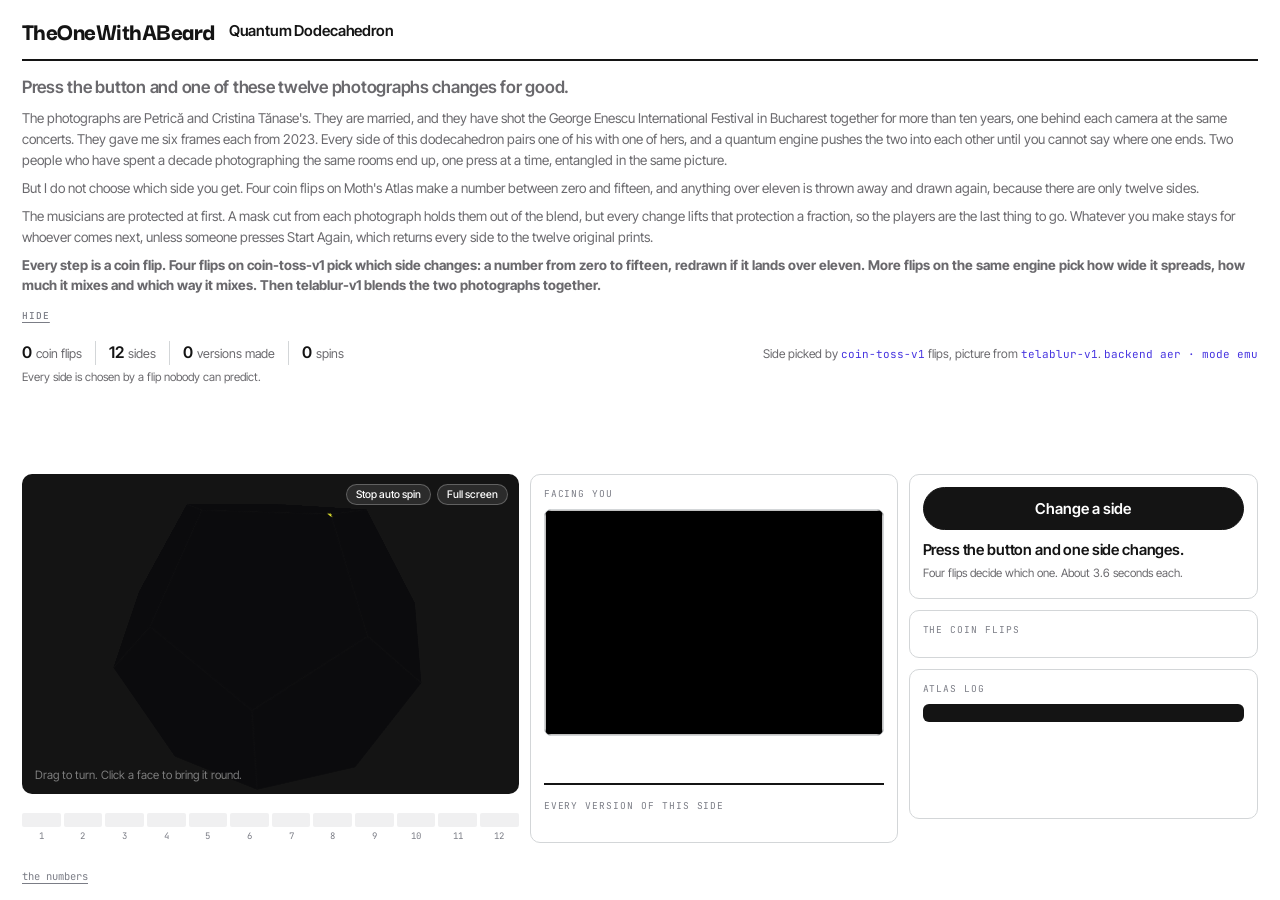
<file: templates/index.html>
<!doctype html>
<html lang="en-GB">
<head>
<meta charset="utf-8">
<meta name="viewport" content="width=device-width, initial-scale=1, viewport-fit=cover">
<title>Quantum Dodecahedron</title>

<link rel="preconnect" href="https://fonts.googleapis.com">
<link rel="preconnect" href="https://fonts.gstatic.com" crossorigin>
<link href="https://fonts.googleapis.com/css2?family=Inter+Tight:wght@400;500;600;700&family=JetBrains+Mono:wght@400;500&display=swap" rel="stylesheet">
<link rel="stylesheet" href="/static/css/style.css">
</head>
<body>

<div class="app">

  <!-- 1 topbar -->
  <header id="topbar">
    <span class="byline">TheOneWithABeard</span>
    <h1>Quantum Dodecahedron</h1>
  </header>

  <!-- 2b intro -->
  <section id="intro" open>
    <p class="lede">Press the button and one of these twelve photographs changes for good.</p>

    <p>The photographs are Petrică and Cristina Tănase's. They are married, and they
    have shot the George Enescu International Festival in Bucharest together for more
    than ten years, one behind each camera at the same concerts. They gave me six
    frames each from 2023. Every side of this dodecahedron pairs one of his with one of hers,
    and a quantum engine pushes the two into each other until you cannot say where one
    ends. Two people who have spent a decade photographing the same rooms end up,
    one press at a time, entangled in the same picture.</p>

    <p>But I do not choose which side you get. Four coin flips on Moth's Atlas make a
    number between zero and fifteen, and anything over eleven is thrown away and drawn
    again, because there are only twelve sides.</p>

    <p>The musicians are protected at first. A mask cut from each photograph holds them
    out of the blend, but every change lifts that protection a fraction, so the players
    are the last thing to go. Whatever you make stays for whoever comes next,
    unless someone presses Start Again, which returns every side to the
    twelve original prints.</p>

    <p><strong>Every step is a coin flip. Four flips on <span class="m">coin-toss-v1</span>
    pick which side changes: a number from zero to fifteen, redrawn if it lands over
    eleven. More flips on the same engine pick how wide it spreads, how much it mixes
    and which way it mixes. Then <span class="m">telablur-v1</span> blends the two
    photographs together.</strong></p>

    <button id="introToggle" aria-expanded="true" aria-controls="intro">Hide</button>
  </section>

  <!-- 2 counters and engine line -->
  <div id="meta">
    <div>
      <div id="counters">
        <span><b id="c-flips">0</b>coin flips</span>
        <span><b>12</b>sides</span>
        <span><b id="c-versions">0</b>versions made</span>
        <span><b id="c-spins">0</b>spins</span>
      </div>
      <div id="claim">Every side is chosen by a flip nobody can predict.</div>
    </div>
    <div id="engine-line">
      Side picked by <span class="m">coin-toss-v1</span> flips, picture from
      <span class="m">telablur-v1</span>. <span class="m">backend aer &middot; mode emu</span>
    </div>
  </div>

  <!-- 3 the three columns -->
  <div class="main">

    <!-- left: the solid -->
    <div class="col">
      <div id="stage">
        <div id="stageInner"><div id="stageScale"></div></div>
        <div class="hud">
          <button id="autoSpinBtn">Stop auto spin</button>
          <button id="fullscreenBtn">Full screen</button>
        </div>
        <div class="tip">Drag to turn. Click a face to bring it round.</div>
      </div>
      <div id="floorstrip"></div>
    </div>

    <!-- middle: facing you -->
    <div class="col">
      <div class="card" id="facingCard">
        <span class="kicker">Facing you</span>
        <img id="faceimg" alt="">
        <p class="credit" id="facecredit"></p>
        <button id="maskToggle" class="ghost" hidden>Show mask</button>

        <div class="facehead">
          <h2 id="facename">&nbsp;</h2>
          <span id="faceversion"></span>
        </div>
        <p class="facesub" id="facesub"></p>

        <div class="rows" id="facerows"></div>

        <div id="versions">
          <span class="kicker">Every version of this side</span>
          <div id="vlist" style="margin-top:5px"></div>
        </div>
      </div>
    </div>

    <!-- right: the wait, in the order it happens -->
    <div class="col colC">
      <div class="card">
        <button class="primary" id="spinBtn">Change a side</button>
        <div id="status">
          <div id="stage-line">Press the button and one side changes.</div>
          <div id="poll-line">Four flips decide which one. About 3.6 seconds each.</div>
          <div id="clock-line"></div>
        </div>
      </div>

      <div class="card">
        <span class="kicker">The coin flips</span>
        <div id="ladder-rows" class="scrollbox"></div>
      </div>

      <div class="card logcard">
        <span class="kicker">Atlas log</span>
        <div id="log"></div>
      </div>
    </div>

  </div>

  <footer id="mainfooter"><a id="dataLink" href="/data">the numbers</a></footer>
</div>

<script src="/static/js/dodeca.js"></script>
<script src="/static/js/app.js"></script>
</body>
</html>
</file>
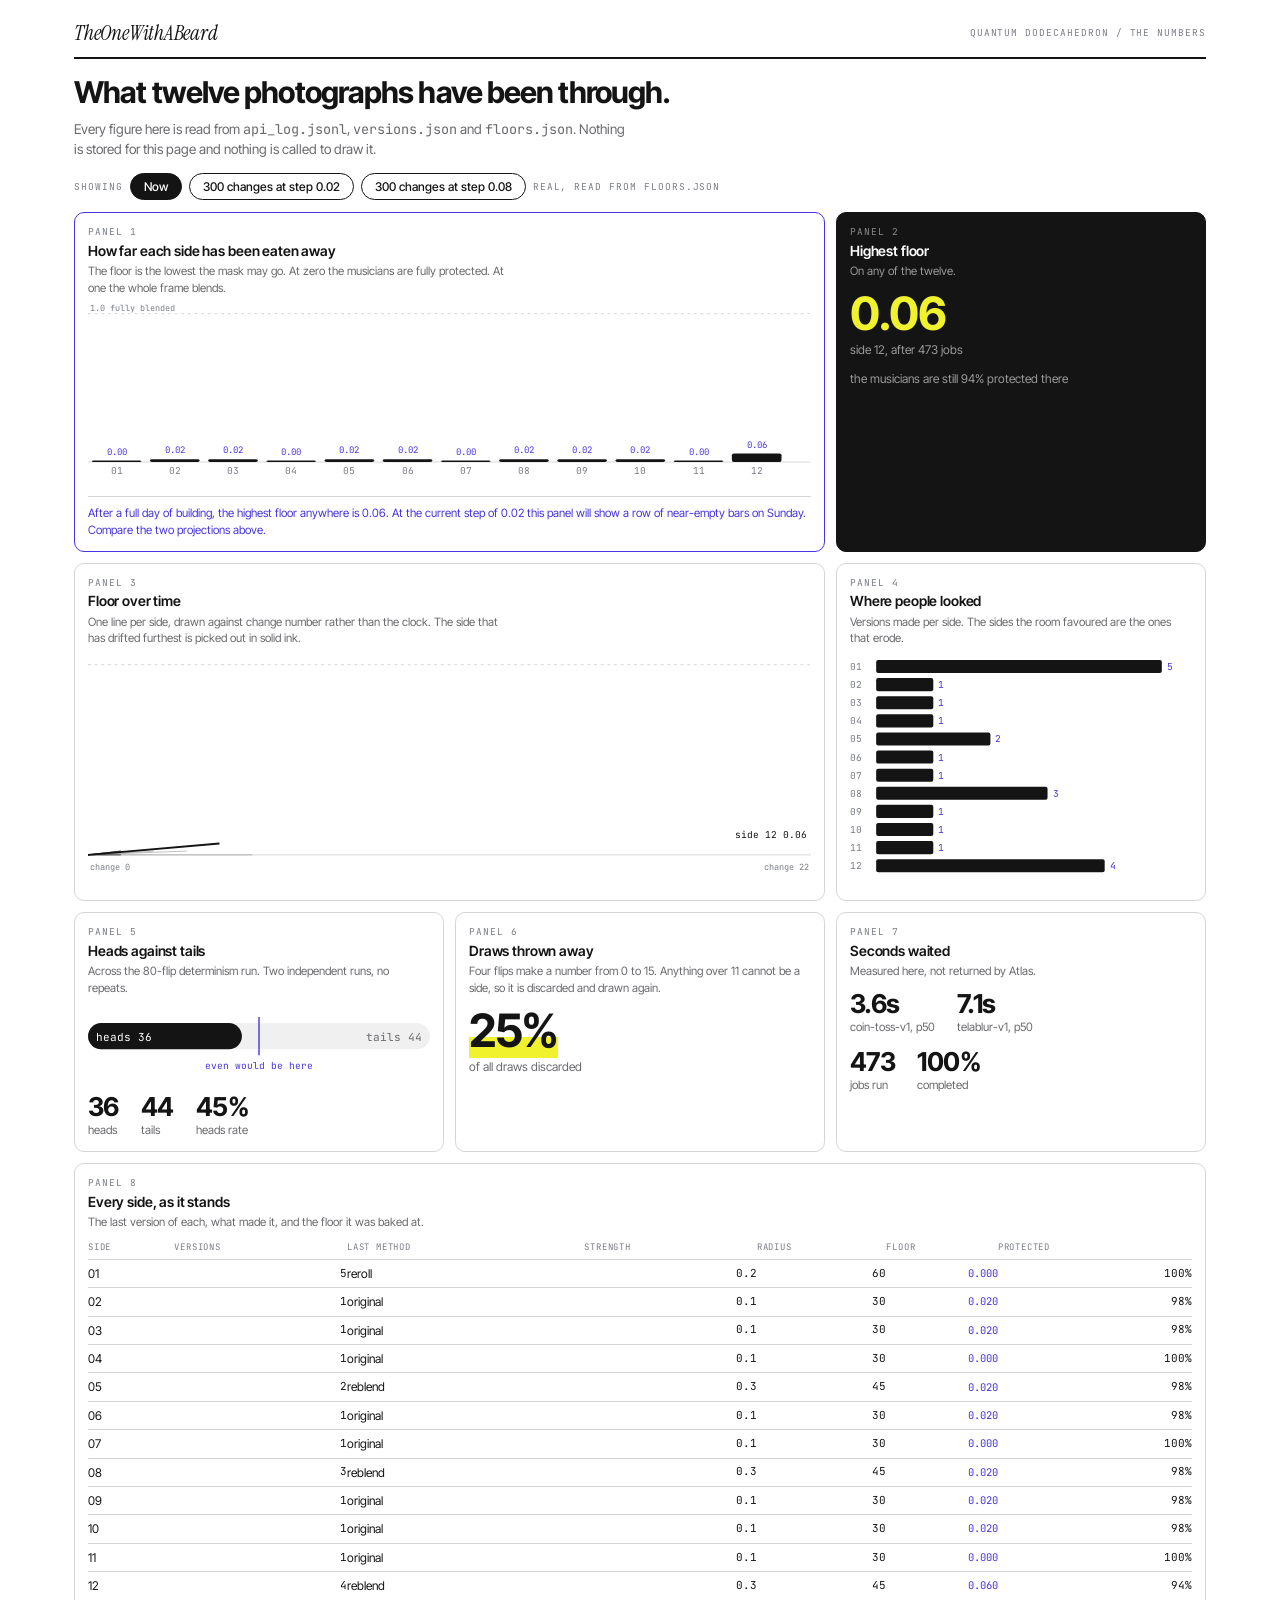
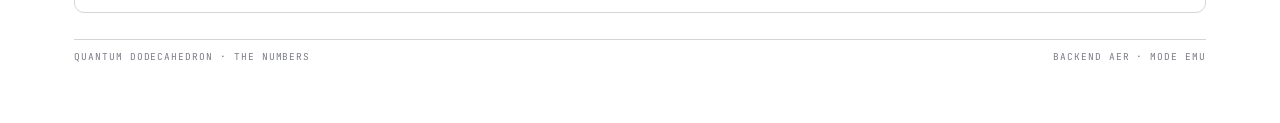
<file: docs/dashboard-reference.html>
<!DOCTYPE html>
<html lang="en-GB" data-theme="light">
<head>
<meta charset="utf-8">
<meta name="viewport" content="width=device-width, initial-scale=1, viewport-fit=cover">
<title>The numbers, Quantum Dodecahedron</title>
<link rel="preconnect" href="https://fonts.googleapis.com">
<link rel="preconnect" href="https://fonts.gstatic.com" crossorigin>
<link href="https://fonts.googleapis.com/css2?family=Inter+Tight:wght@400;500;600;700&family=JetBrains+Mono:wght@400;500&family=Instrument+Serif:ital@0;1&display=swap" rel="stylesheet">
<style>
:root{
  --paper:#fff;--ink:#141414;--signal:#f0f22e;--circuit:#4634e0;
  --slate:#6a696d;--steel:#7b7d86;--mist:#d3d6d8;--track:#f0f0f1;
  color-scheme:light;box-sizing:border-box;
  padding-top:env(safe-area-inset-top,0px);padding-bottom:env(safe-area-inset-bottom,0px);
}
:root:not([data-theme="light"]){color-scheme:light}
*,*::before,*::after{box-sizing:inherit}
body{margin:0;background:var(--paper);color:var(--ink);
  font-family:"Inter Tight",system-ui,-apple-system,Arial,sans-serif;
  font-size:15px;line-height:1.45;-webkit-font-smoothing:antialiased}
code,.mono{font-family:"JetBrains Mono",ui-monospace,Menlo,Consolas,monospace}
.kicker{font-family:"JetBrains Mono",monospace;font-size:9.5px;text-transform:uppercase;
  letter-spacing:.1em;color:var(--steel)}
.wrap{max-width:1180px;margin:0 auto;padding:18px clamp(12px,2.4vw,24px) 60px}

.top{display:flex;justify-content:space-between;align-items:center;gap:14px;flex-wrap:wrap;
  border-bottom:2px solid var(--ink);padding-bottom:9px}
.byline{font-family:"Instrument Serif",Georgia,serif;font-style:italic;font-size:21px;letter-spacing:-.01em}
h1{margin:12px 0 5px;font-size:clamp(21px,2.8vw,30px);font-weight:700;letter-spacing:-.03em}
.lede{margin:0 0 4px;max-width:70ch;font-size:13.5px;color:var(--slate)}

.modes{display:flex;gap:7px;flex-wrap:wrap;margin:14px 0 4px;align-items:center}
.modes button{font-family:"Inter Tight";font-size:12px;font-weight:500;background:var(--paper);
  color:var(--ink);border:1px solid var(--ink);border-radius:99px;padding:5px 13px;cursor:pointer}
.modes button[aria-pressed="true"]{background:var(--ink);color:#fff}
.modes button:focus-visible{outline:2px solid var(--circuit);outline-offset:2px}

.grid{display:grid;grid-template-columns:repeat(12,1fr);gap:11px;margin-top:12px}
.p{border:1px solid var(--mist);border-radius:10px;padding:12px 13px;min-width:0}
.p > .kicker{display:block;margin-bottom:2px}
.p h2{margin:0 0 2px;font-size:14px;font-weight:600;letter-spacing:-.01em}
.p .cap{margin:0 0 10px;font-size:11.5px;color:var(--slate);max-width:60ch}
.w12{grid-column:span 12}.w8{grid-column:span 8}.w6{grid-column:span 6}.w4{grid-column:span 4}
@media(max-width:900px){.w8,.w6,.w4{grid-column:span 12}}

svg{display:block;width:100%;height:auto;overflow:visible}
.big{font-size:clamp(30px,4.4vw,46px);font-weight:700;letter-spacing:-.03em;line-height:1}
.big.sig{background:linear-gradient(transparent 62%,var(--signal) 62%);display:inline}
.unit{font-size:12px;color:var(--slate);margin-top:5px}
.pair{display:flex;gap:22px;flex-wrap:wrap}
.pair div b{display:block;font-size:26px;font-weight:700;letter-spacing:-.02em;line-height:1.05}
.pair div span{display:block;font-size:11.5px;color:var(--slate);margin-top:2px}
.dark{background:var(--ink);border-color:var(--ink);color:#c9c9c9}
.dark h2{color:#fff}.dark .cap{color:#9a9a9a}
.dark .big{color:var(--signal)}.dark .unit{color:#9a9a9a}
.warn{border-color:var(--circuit)}
.warn .note{margin:9px 0 0;font-size:11.5px;color:var(--circuit);border-top:1px solid var(--mist);padding-top:8px}
table{width:100%;border-collapse:collapse;font-size:12px}
th{text-align:left;font-family:"JetBrains Mono",monospace;font-size:9px;text-transform:uppercase;
  letter-spacing:.09em;color:var(--steel);font-weight:400;padding:0 0 5px}
td{padding:5px 0;border-top:1px solid var(--mist)}
td.n{text-align:right;font-family:"JetBrains Mono",monospace;font-size:11px}
td.c{color:var(--circuit);font-family:"JetBrains Mono",monospace;font-size:10.5px}
footer{margin-top:26px;border-top:1px solid var(--mist);padding-top:10px;display:flex;
  justify-content:space-between;gap:12px;flex-wrap:wrap}
@media (prefers-reduced-motion:reduce){*{transition:none!important}}
</style>
</head>
<body>
<div class="wrap">

  <div class="top">
    <span class="byline">TheOneWithABeard</span>
    <span class="kicker">Quantum Dodecahedron / the numbers</span>
  </div>

  <h1>What twelve photographs have been through.</h1>
  <p class="lede">Every figure here is read from <code>api_log.jsonl</code>, <code>versions.json</code> and <code>floors.json</code>. Nothing is stored for this page and nothing is called to draw it.</p>

  <div class="modes">
    <span class="kicker">Showing</span>
    <button data-m="now" aria-pressed="true">Now</button>
    <button data-m="s02" aria-pressed="false">300 changes at step 0.02</button>
    <button data-m="s08" aria-pressed="false">300 changes at step 0.08</button>
    <span class="kicker" id="modenote"></span>
  </div>

  <div class="grid">

    <!-- 1 -->
    <div class="p w8" id="p1">
      <span class="kicker">Panel 1</span>
      <h2>How far each side has been eaten away</h2>
      <p class="cap">The floor is the lowest the mask may go. At zero the musicians are fully protected. At one the whole frame blends.</p>
      <svg id="floorNow" viewBox="0 0 760 190"></svg>
    </div>

    <!-- 2 -->
    <div class="p w4 dark">
      <span class="kicker" style="color:#8b8b8b">Panel 2</span>
      <h2>Highest floor</h2>
      <p class="cap">On any of the twelve.</p>
      <span class="big" id="maxFloor">0.06</span>
      <p class="unit" id="maxFloorSide">side 12, after 473 jobs</p>
      <p class="unit" id="maxFloorPct" style="margin-top:12px">the musicians are still 94% protected there</p>
    </div>

    <!-- 3 -->
    <div class="p w8">
      <span class="kicker">Panel 3</span>
      <h2>Floor over time</h2>
      <p class="cap">One line per side, drawn against change number rather than the clock. The side that has drifted furthest is picked out in solid ink.</p>
      <svg id="floorTime" viewBox="0 0 760 230"></svg>
    </div>

    <!-- 4 -->
    <div class="p w4">
      <span class="kicker">Panel 4</span>
      <h2>Where people looked</h2>
      <p class="cap">Versions made per side. The sides the room favoured are the ones that erode.</p>
      <svg id="versions" viewBox="0 0 340 230"></svg>
    </div>

    <!-- 5 -->
    <div class="p w4">
      <span class="kicker">Panel 5</span>
      <h2>Heads against tails</h2>
      <p class="cap">Across the 80-flip determinism run. Two independent runs, no repeats.</p>
      <svg id="heads" viewBox="0 0 340 74"></svg>
      <div class="pair" style="margin-top:12px">
        <div><b>36</b><span>heads</span></div>
        <div><b>44</b><span>tails</span></div>
        <div><b>45%</b><span>heads rate</span></div>
      </div>
    </div>

    <!-- 6 -->
    <div class="p w4">
      <span class="kicker">Panel 6</span>
      <h2>Draws thrown away</h2>
      <p class="cap">Four flips make a number from 0 to 15. Anything over 11 cannot be a side, so it is discarded and drawn again.</p>
      <span class="big sig" id="rejPct">25%</span>
      <p class="unit" id="rejCount">of all draws discarded</p>
    </div>

    <!-- 7 -->
    <div class="p w4">
      <span class="kicker">Panel 7</span>
      <h2>Seconds waited</h2>
      <p class="cap">Measured here, not returned by Atlas.</p>
      <div class="pair">
        <div><b>3.6s</b><span>coin-toss-v1, p50</span></div>
        <div><b>7.1s</b><span>telablur-v1, p50</span></div>
      </div>
      <div class="pair" style="margin-top:12px">
        <div><b>473</b><span>jobs run</span></div>
        <div><b>100%</b><span>completed</span></div>
      </div>
    </div>

    <!-- 8 -->
    <div class="p w12" id="p8">
      <span class="kicker">Panel 8</span>
      <h2>Every side, as it stands</h2>
      <p class="cap">The last version of each, what made it, and the floor it was baked at.</p>
      <table>
        <thead><tr><th>Side</th><th>Versions</th><th>Last method</th><th>Strength</th><th>Radius</th><th class="n">Floor</th><th class="n">Protected</th></tr></thead>
        <tbody id="tbody"></tbody>
      </table>
    </div>

  </div>

  <footer>
    <span class="kicker">Quantum Dodecahedron · the numbers</span>
    <span class="kicker">backend aer · mode emu</span>
  </footer>
</div>

<script>
(function(){
"use strict";
var NS="http://www.w3.org/2000/svg";
function el(n,a){var e=document.createElementNS(NS,n);for(var k in a)e.setAttribute(k,a[k]);return e;}

/* real state, 26 Sep */
var NOW=[0.0,0.02,0.02,0.0,0.02,0.02,0.0,0.02,0.02,0.02,0.0,0.06];
var VERS_NOW=[5,1,1,1,2,1,1,3,1,1,1,4];
var LAST_NOW=[
 ["reroll",0.2,60],["original",0.1,30],["original",0.1,30],["original",0.1,30],
 ["reblend",0.3,45],["original",0.1,30],["original",0.1,30],["reblend",0.3,45],
 ["original",0.1,30],["original",0.1,30],["original",0.1,30],["reblend",0.3,45]];

var seed=20260926;
function rnd(){seed=(seed*1664525+1013904223)>>>0;return seed/4294967296;}
function reflect(x){if(x<0)x=-x;if(x>1)x=2-x;return x;}

/* simulate N changes, uniform over 12 sides, reflecting walk per side */
function sim(n,step){
  seed=20260926;
  var f=NOW.slice(), v=VERS_NOW.slice();
  var hist=[]; for(var i=0;i<12;i++)hist.push([{x:0,y:f[i]}]);
  for(var k=1;k<=n;k++){
    var s=Math.floor(rnd()*12);
    f[s]=reflect(f[s]+(rnd()<0.5?-step:step));
    v[s]++;
    hist[s].push({x:k,y:f[s]});
  }
  return {floors:f,versions:v,hist:hist,n:n};
}
var DATA={
  now:{floors:NOW,versions:VERS_NOW,hist:null,n:0},
  s02:sim(300,0.02),
  s08:sim(300,0.08)
};
DATA.now.hist=(function(){
  var h=[];for(var i=0;i<12;i++){h.push([{x:0,y:0},{x:VERS_NOW[i],y:NOW[i]}]);}
  return h;})();
DATA.now.n=VERS_NOW.reduce(function(a,b){return a+b;},0);

var mode="now";

/* panel 1 */
function drawFloors(f){
  var s=document.getElementById("floorNow"); s.innerHTML="";
  var W=760,H=190,pad=26,bw=(W-pad)/12;
  s.appendChild(el("line",{x1:0,y1:H-26,x2:W,y2:H-26,stroke:"#d3d6d8"}));
  s.appendChild(el("line",{x1:0,y1:8,x2:W,y2:8,stroke:"#d3d6d8","stroke-dasharray":"3 4"}));
  var t=el("text",{x:2,y:5,"font-family":"JetBrains Mono","font-size":9,fill:"#7b7d86"});
  t.textContent="1.0 fully blended"; s.appendChild(t);
  f.forEach(function(v,i){
    var x=i*bw+4, h=Math.max(1.5,v*(H-40));
    s.appendChild(el("rect",{x:x,y:H-26-h,width:bw-9,height:h,fill:"#141414",rx:2}));
    var n=el("text",{x:x+(bw-9)/2,y:H-13,"text-anchor":"middle",
      "font-family":"JetBrains Mono","font-size":10,fill:"#7b7d86"});
    n.textContent=String(i+1).padStart(2,"0"); s.appendChild(n);
    var val=el("text",{x:x+(bw-9)/2,y:H-32-h,"text-anchor":"middle",
      "font-family":"JetBrains Mono","font-size":9.5,fill:"#4634e0"});
    val.textContent=v.toFixed(2); s.appendChild(val);
  });
}

/* panel 3 */
function drawTime(d){
  var s=document.getElementById("floorTime"); s.innerHTML="";
  var W=760,H=230,pad=22,maxX=Math.max(1,d.n);
  s.appendChild(el("line",{x1:0,y1:H-pad,x2:W,y2:H-pad,stroke:"#d3d6d8"}));
  s.appendChild(el("line",{x1:0,y1:8,x2:W,y2:8,stroke:"#d3d6d8","stroke-dasharray":"3 4"}));
  var hi=0,hiI=0;
  d.floors.forEach(function(v,i){if(v>hi){hi=v;hiI=i;}});
  d.hist.forEach(function(h,i){
    var pts=h.map(function(p){
      return (p.x/maxX*W).toFixed(1)+","+((H-pad)-p.y*(H-pad-10)).toFixed(1);}).join(" ");
    s.appendChild(el("polyline",{points:pts,fill:"none",
      stroke:i===hiI?"#141414":"rgba(20,20,20,.28)","stroke-width":i===hiI?2:1}));
  });
  var lab=el("text",{x:W-4,y:(H-pad)-hi*(H-pad-10)-6,"text-anchor":"end",
    "font-family":"JetBrains Mono","font-size":10,fill:"#141414"});
  lab.textContent="side "+String(hiI+1).padStart(2,"0")+"  "+hi.toFixed(2);
  s.appendChild(lab);
  var xl=el("text",{x:2,y:H-6,"font-family":"JetBrains Mono","font-size":9,fill:"#7b7d86"});
  xl.textContent="change 0"; s.appendChild(xl);
  var xr=el("text",{x:W-2,y:H-6,"text-anchor":"end","font-family":"JetBrains Mono","font-size":9,fill:"#7b7d86"});
  xr.textContent="change "+d.n; s.appendChild(xr);
}

/* panel 4 */
function drawVersions(v){
  var s=document.getElementById("versions"); s.innerHTML="";
  var W=340,H=230,rowH=(H-14)/12,max=Math.max.apply(null,v);
  v.forEach(function(n,i){
    var y=i*rowH+3, w=Math.max(2,n/max*(W-56));
    s.appendChild(el("rect",{x:26,y:y,width:w,height:rowH-5,fill:"#141414",rx:2}));
    var lab=el("text",{x:0,y:y+rowH-8,"font-family":"JetBrains Mono","font-size":9.5,fill:"#7b7d86"});
    lab.textContent=String(i+1).padStart(2,"0"); s.appendChild(lab);
    var val=el("text",{x:26+w+5,y:y+rowH-8,"font-family":"JetBrains Mono","font-size":9.5,fill:"#4634e0"});
    val.textContent=n; s.appendChild(val);
  });
}

/* panel 5 */
(function(){
  var s=document.getElementById("heads"),W=340,H=74;
  var hp=36/80;
  s.appendChild(el("rect",{x:0,y:16,width:W,height:26,fill:"#f0f0f1",rx:13}));
  s.appendChild(el("rect",{x:0,y:16,width:W*hp,height:26,fill:"#141414",rx:13}));
  var a=el("text",{x:8,y:34,"font-family":"JetBrains Mono","font-size":11,fill:"#fff"});
  a.textContent="heads 36"; s.appendChild(a);
  var b=el("text",{x:W-8,y:34,"text-anchor":"end","font-family":"JetBrains Mono","font-size":11,fill:"#6a696d"});
  b.textContent="tails 44"; s.appendChild(b);
  s.appendChild(el("line",{x1:W/2,y1:10,x2:W/2,y2:48,stroke:"#4634e0","stroke-width":1.4}));
  var c=el("text",{x:W/2,y:62,"text-anchor":"middle","font-family":"JetBrains Mono","font-size":9.5,fill:"#4634e0"});
  c.textContent="even would be here"; s.appendChild(c);
})();

/* panel 8 */
function drawTable(d){
  var tb=document.getElementById("tbody"); tb.innerHTML="";
  for(var i=0;i<12;i++){
    var tr=document.createElement("tr");
    var last=LAST_NOW[i];
    tr.innerHTML="<td>"+String(i+1).padStart(2,"0")+"</td>"+
      "<td class='n'>"+d.versions[i]+"</td>"+
      "<td>"+(d.versions[i]>VERS_NOW[i]?"reblend":last[0])+"</td>"+
      "<td class='n'>"+last[1].toFixed(1)+"</td>"+
      "<td class='n'>"+last[2]+"</td>"+
      "<td class='n c'>"+d.floors[i].toFixed(3)+"</td>"+
      "<td class='n'>"+Math.round((1-d.floors[i])*100)+"%</td>";
    tb.appendChild(tr);
  }
}

function paint(){
  var d=DATA[mode];
  drawFloors(d.floors); drawTime(d); drawVersions(d.versions); drawTable(d);
  var hi=0,hiI=0; d.floors.forEach(function(v,i){if(v>hi){hi=v;hiI=i;}});
  document.getElementById("maxFloor").textContent=hi.toFixed(2);
  document.getElementById("maxFloorSide").textContent =
    mode==="now" ? "side "+(hiI+1)+", after 473 jobs"
                 : "side "+(hiI+1)+", after "+d.n+" changes";
  document.getElementById("maxFloorPct").textContent =
    "the musicians are still "+Math.round((1-hi)*100)+"% protected there";

  var p1=document.getElementById("p1");
  var old=p1.querySelector(".note"); if(old) old.remove();
  p1.classList.toggle("warn", mode==="now");
  if(mode==="now"){
    var n=document.createElement("p"); n.className="note";
    n.textContent="After a full day of building, the highest floor anywhere is 0.06. "+
      "At the current step of 0.02 this panel will show a row of near-empty bars on Sunday. "+
      "Compare the two projections above.";
    p1.appendChild(n);
  }
  document.getElementById("modenote").textContent =
    mode==="now" ? "real, read from floors.json"
                 : "projected, reflecting walk, uniform over the twelve";
}

document.querySelectorAll("[data-m]").forEach(function(b){
  b.onclick=function(){
    mode=b.dataset.m;
    document.querySelectorAll("[data-m]").forEach(function(x){
      x.setAttribute("aria-pressed", x===b);});
    paint();
  };
});
paint();
})();
</script>
</body>
</html>
</file>
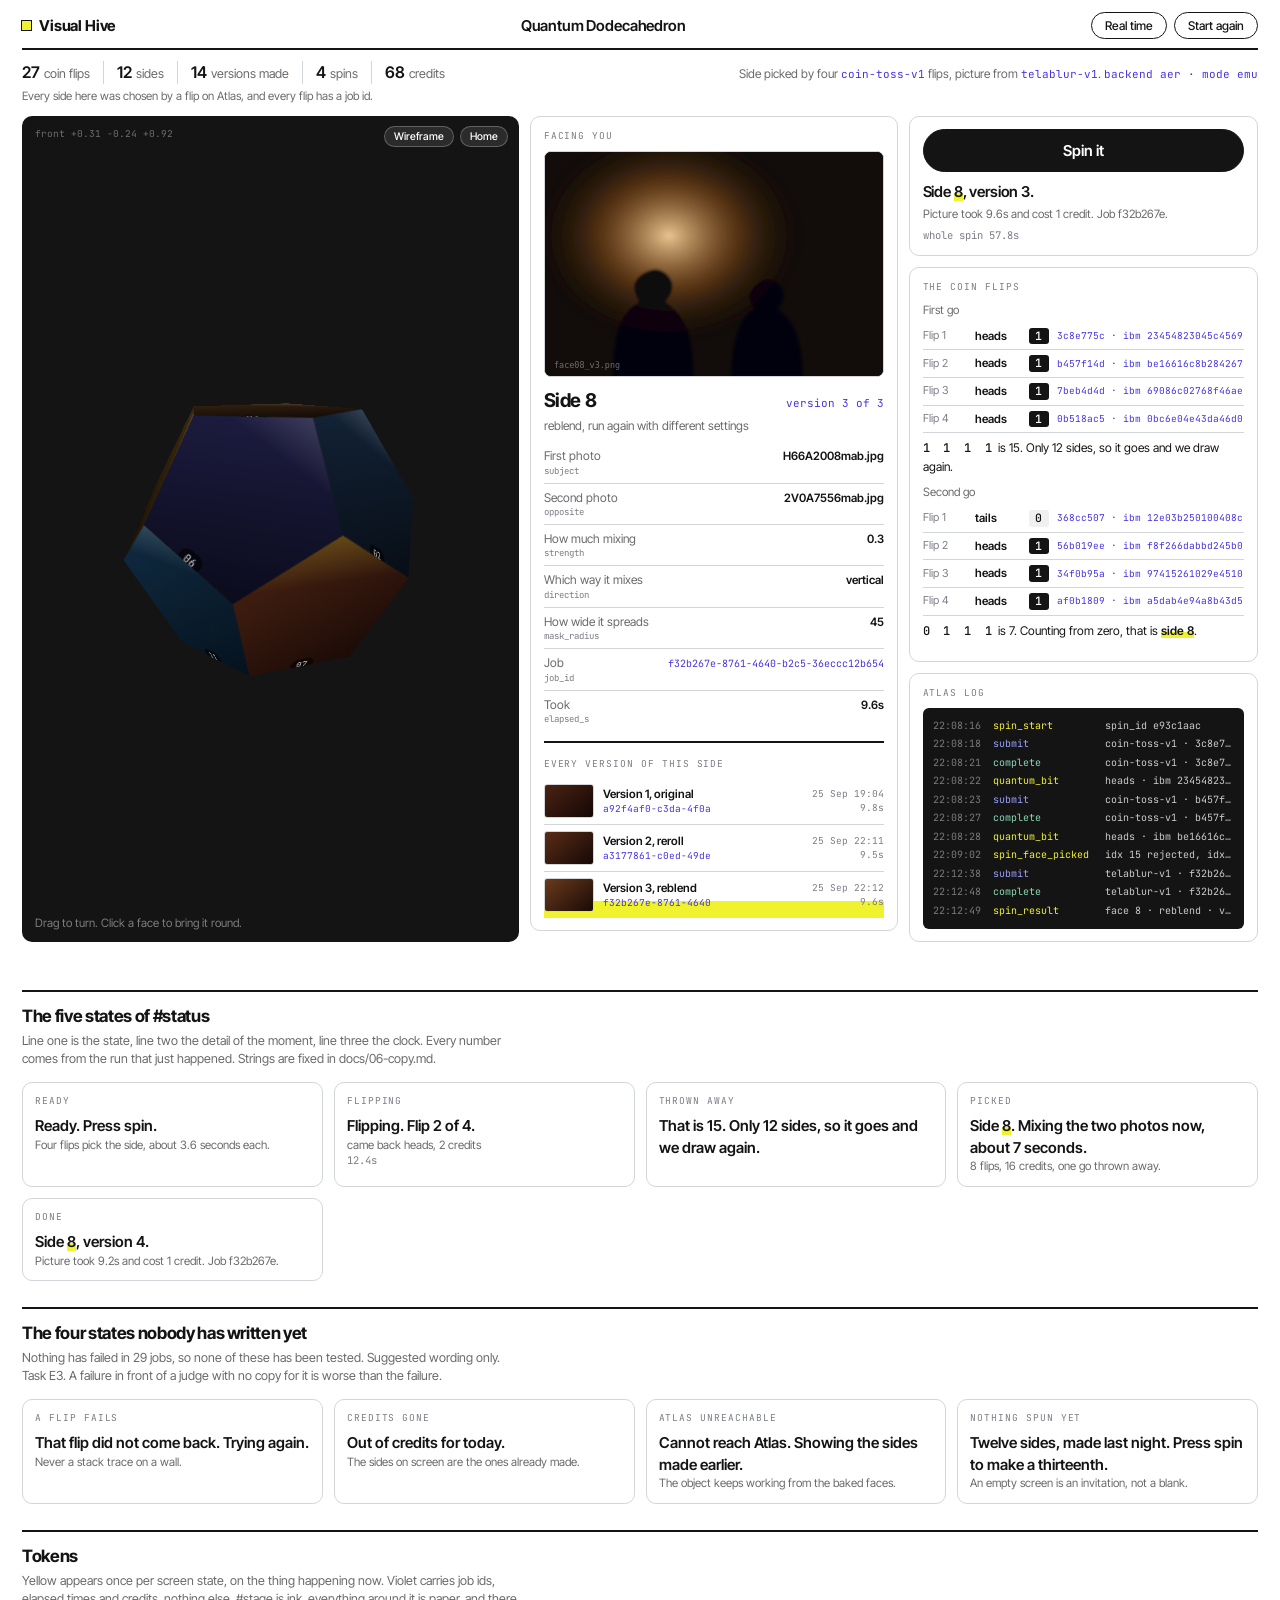
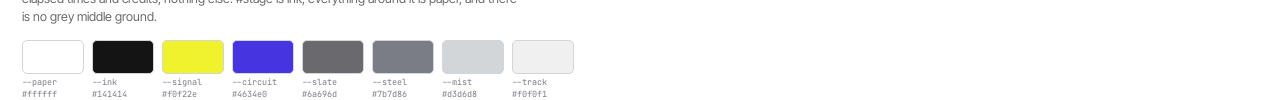
<file: reference/screen.html>
<!DOCTYPE html>
<html lang="en-GB">
<head>
<meta charset="utf-8">
<meta name="viewport" content="width=device-width, initial-scale=1, viewport-fit=cover">
<title>Reference screen, Quantum Dodecahedron</title>

<!--
  REFERENCE ONLY. No JavaScript, nothing moves, nothing calls Atlas.

  What it is for
    Open it next to the build and compare. Every id matches docs/05-screen-contract.md,
    every token matches docs/07-design.md, every string matches docs/06-copy.md.
    The solid is static but its markup nesting is exactly right, which is the part
    that broke the first build.

  What to lift
    Everything between STYLE START and STYLE END goes into static/css/style.css.
    The markup between MARKUP START and MARKUP END goes into templates/index.html.
    The reference appendix at the bottom does not ship.

  What to replace
    .pclip background gradients  ->  url('/out/16_dodecahedron_faces/faceNN.png')
    #faceimg src                 ->  the current version of the facing side
    every number                 ->  read from api_log.jsonl
-->

<link rel="preconnect" href="https://fonts.googleapis.com">
<link rel="preconnect" href="https://fonts.gstatic.com" crossorigin>
<link href="https://fonts.googleapis.com/css2?family=Inter+Tight:wght@400;500;600;700&family=JetBrains+Mono:wght@400;500&display=swap" rel="stylesheet">
<!-- print pipeline blocks Google Fonts, use fontsource there:
     @import url('https://cdn.jsdelivr.net/npm/@fontsource/inter-tight@5/600.css'); -->

<style>
/* ==================== STYLE START ==================== */

/* --- tokens, docs/07-design.md --------------------------------------- */
:root{
  --paper:#ffffff;   /* background, always white            */
  --ink:#141414;     /* text, the stage, rules              */
  --signal:#f0f22e;  /* the one live thing. never text on white */
  --circuit:#4634e0; /* job ids, elapsed, credits. nothing else */
  --slate:#6a696d;   /* secondary text, data labels         */
  --steel:#7b7d86;   /* kickers, API field names            */
  --mist:#d3d6d8;    /* hairlines, borders                  */
  --track:#f0f0f1;   /* bar tracks, inactive pills          */

  --S:180px;         /* face box                            */
  --R:117.81px;      /* inradius = 0.6545 x S               */
  color-scheme:light;
  box-sizing:border-box;
}
*,*::before,*::after{box-sizing:inherit}
html,body{height:100%}
body{margin:0;background:var(--paper);color:var(--ink);
  font-family:"Inter Tight",system-ui,-apple-system,Arial,sans-serif;
  font-size:15px;line-height:1.45;-webkit-font-smoothing:antialiased}

/* --- shared ---------------------------------------------------------- */
.mono,code{font-family:"JetBrains Mono",ui-monospace,Menlo,Consolas,monospace}
.kicker{font-family:"JetBrains Mono",monospace;font-size:9.5px;text-transform:uppercase;
  letter-spacing:.1em;color:var(--steel)}
.sq{width:9px;height:9px;background:var(--signal);outline:1px solid var(--ink);
  display:inline-block;flex:0 0 auto}
.card{border:1px solid var(--mist);border-radius:10px;padding:12px 13px;min-width:0}
.card > .kicker{display:block;margin-bottom:8px}
button{font-family:"Inter Tight";font-size:12px;font-weight:500;background:var(--paper);
  color:var(--ink);border:1px solid var(--ink);border-radius:99px;padding:5px 13px;cursor:pointer}
button.primary{background:var(--ink);color:#fff;font-size:15px;font-weight:600;
  padding:11px 26px;width:100%}
button:focus-visible{outline:2px solid var(--circuit);outline-offset:2px}

/* --- shell ----------------------------------------------------------- */
.app{min-height:100%;display:grid;grid-template-rows:auto auto 1fr;gap:11px;
  max-width:1500px;margin:0 auto;
  padding:calc(12px + env(safe-area-inset-top,0px)) clamp(12px,2vw,22px)
          calc(14px + env(safe-area-inset-bottom,0px))}

/* --- 1 topbar -------------------------------------------------------- */
#topbar{display:flex;align-items:center;justify-content:space-between;gap:14px;
  flex-wrap:wrap;border-bottom:2px solid var(--ink);padding-bottom:9px}
#topbar .brand{display:flex;align-items:center;gap:8px;font-weight:700;font-size:15px;
  letter-spacing:-.01em}
#topbar h1{margin:0;font-size:15px;font-weight:600;letter-spacing:-.01em}

/* --- 2 counters and engine line -------------------------------------- */
#meta{display:flex;justify-content:space-between;gap:16px;flex-wrap:wrap;align-items:baseline}
#counters{display:flex;flex-wrap:wrap}
#counters > span{padding-right:13px;margin-right:13px;border-right:1px solid var(--mist);
  font-size:12.5px;color:var(--slate)}
#counters > span:last-child{border-right:0;margin-right:0;padding-right:0}
#counters b{color:var(--ink);font-weight:600;font-size:16px;margin-right:4px}
#claim{font-size:11.5px;color:var(--slate);margin-top:4px}
#engine-line{font-size:12px;color:var(--slate)}
#engine-line .m{font-family:"JetBrains Mono",monospace;font-size:11px;color:var(--circuit)}

/* --- 3 columns ------------------------------------------------------- */
.main{display:grid;grid-template-columns:minmax(0,1.35fr) minmax(280px,1fr) minmax(280px,.95fr);
  gap:11px;min-height:0}
.col{display:flex;flex-direction:column;gap:11px;min-width:0;min-height:0}
@media(max-width:1180px){
  .main{grid-template-columns:minmax(0,1.2fr) minmax(260px,1fr)}
  .colC{grid-column:1 / -1}}
@media(max-width:760px){
  .main{grid-template-columns:1fr}
  .colC{grid-column:auto}}

/* --- the solid ------------------------------------------------------- */
/* THE RULE: .pface carries the 3D transform and NOTHING that groups it.
   No clip-path, filter, opacity below 1, mask, overflow or mix-blend-mode.
   Any of those drops it out of the 3D context and the solid paints flat.   */
#stage{background:var(--ink);border-radius:10px;position:relative;overflow:hidden;
  display:grid;place-items:center;perspective:720px;flex:1;min-height:320px;
  touch-action:none;user-select:none;cursor:grab}
#solid{width:var(--S);height:var(--S);position:relative;transform-style:preserve-3d;
  transform:rotateX(-14deg) rotateY(24deg)}   /* JS replaces this with matrix3d() */
.pface{position:absolute;inset:0;backface-visibility:hidden}
.pclip{position:absolute;inset:0;
  clip-path:polygon(50% 0%,97.55% 34.55%,79.39% 90.45%,20.61% 90.45%,2.45% 34.55%);
  background:#0b0b0d center/cover no-repeat}
.pclip .edge{position:absolute;inset:0;pointer-events:none;
  background:linear-gradient(to bottom,rgba(255,255,255,.14),rgba(255,255,255,0) 24%),
    radial-gradient(118% 118% at 50% 42%,rgba(0,0,0,0) 70%,rgba(0,0,0,.6) 100%)}
.pclip .num{position:absolute;left:50%;bottom:7%;transform:translateX(-50%);
  font-family:"JetBrains Mono",monospace;font-size:9.5px;color:rgba(255,255,255,.85);
  background:rgba(0,0,0,.6);padding:1px 6px;border-radius:99px}
.pface.sel .pclip .edge{                     /* selection is an edge, never a wash */
  background:linear-gradient(to bottom,rgba(240,242,46,.2),rgba(240,242,46,0) 30%),
    radial-gradient(112% 112% at 50% 42%,rgba(0,0,0,0) 76%,var(--signal) 100%)}
#stage .hud{position:absolute;right:11px;top:10px;display:flex;gap:6px;z-index:6}
#stage .hud button{font-size:10.5px;padding:3px 9px;background:rgba(255,255,255,.1);
  color:#fff;border:1px solid rgba(255,255,255,.25)}
#stage .tip{position:absolute;left:13px;bottom:11px;font-size:11.5px;
  color:rgba(255,255,255,.45);z-index:6}
#stage .axis{position:absolute;left:13px;top:11px;font-family:"JetBrains Mono",monospace;
  font-size:9.5px;color:rgba(255,255,255,.38);z-index:6}

/* --- facing you ------------------------------------------------------ */
#faceimg{width:100%;border-radius:7px;display:block;border:1px solid var(--mist);
  background:#000;aspect-ratio:3/2;object-fit:cover}
.facehead{display:flex;justify-content:space-between;align-items:baseline;gap:10px;margin:10px 0 2px}
.facehead h2{margin:0;font-size:19px;font-weight:700;letter-spacing:-.02em}
.facehead span{font-family:"JetBrains Mono",monospace;font-size:11px;color:var(--circuit)}
.facesub{margin:0 0 8px;font-size:12px;color:var(--slate)}

/* data row: plain label on top, API field name under it, value right */
.r{display:grid;grid-template-columns:1fr auto;gap:10px;padding:5px 0;
  border-bottom:1px solid var(--mist);font-size:12px;align-items:baseline}
.r:last-child{border-bottom:0}
.r .k{color:var(--slate)}
.r .k em{display:block;font-style:normal;font-family:"JetBrains Mono",monospace;
  font-size:9px;color:var(--steel)}
.r .v{font-weight:600;font-size:11.5px;text-align:right;word-break:break-all}
.r .v.c{color:var(--circuit);font-family:"JetBrains Mono",monospace;font-weight:400;font-size:10px}

#versions{margin-top:10px;border-top:2px solid var(--ink);padding-top:8px}
.vrow{display:grid;grid-template-columns:50px 1fr auto;gap:9px;align-items:center;
  padding:6px 0;border-bottom:1px solid var(--mist);font-size:11.5px;cursor:pointer}
.vrow:last-child{border-bottom:0}
.vrow.now{background:linear-gradient(transparent 64%,var(--signal) 64%)}
.vthumb{width:50px;height:34px;border-radius:3px;border:1px solid var(--mist)}
.vmain b{font-weight:600}
.vmain em{font-style:normal;display:block;font-family:"JetBrains Mono",monospace;
  font-size:9.5px;color:var(--circuit)}
.vtime{font-family:"JetBrains Mono",monospace;font-size:9.5px;color:var(--steel);
  text-align:right;line-height:1.5}

/* --- activity -------------------------------------------------------- */
#status{margin-top:10px;display:flex;flex-direction:column;gap:5px}
#stage-line{font-size:15px;font-weight:600;line-height:1.3;letter-spacing:-.01em}
#stage-line .hl{background:linear-gradient(transparent 58%,var(--signal) 58%)}
#poll-line{font-size:11.5px;color:var(--slate)}
#clock-line{font-family:"JetBrains Mono",monospace;font-size:10.5px;color:var(--steel)}

.draw{margin-bottom:9px}
.draw .dlab{font-size:11.5px;color:var(--slate);margin-bottom:4px}
.rung{display:grid;grid-template-columns:44px 46px 20px 1fr;gap:8px;align-items:center;
  padding:5px 0;border-bottom:1px solid var(--mist);font-size:11.5px}
.rung .n{color:var(--steel);font-size:11px}
.rung .o{font-weight:600}
.rung .b{font-family:"JetBrains Mono",monospace;font-weight:500;text-align:center;
  background:var(--track);border-radius:3px}
.rung .b.one{background:var(--ink);color:#fff}
.rung .j{font-family:"JetBrains Mono",monospace;font-size:9.5px;color:var(--circuit);
  overflow:hidden;text-overflow:ellipsis;white-space:nowrap}
.dsum{margin-top:6px;font-size:12px}
.dsum .bits{font-family:"JetBrains Mono",monospace;letter-spacing:.28em;font-weight:500}
.dsum .good{background:linear-gradient(transparent 58%,var(--signal) 58%);font-weight:600}

.logcard{flex:1;min-height:150px;display:flex;flex-direction:column}
#log{background:var(--ink);border-radius:6px;padding:9px 10px;flex:1;overflow:auto;
  font-family:"JetBrains Mono",monospace;font-size:10px;line-height:1.65;color:#d8d8d8}
#log .l{display:grid;grid-template-columns:52px 104px 1fr;gap:8px;padding:1px 0}
#log .t{color:#7a7a7a}
#log .ty{color:var(--signal)}
#log .ty.sub{color:#9aa0ff}
#log .ty.cmp{color:#8ad8b5}
#log .d{color:#cbcbcb;overflow:hidden;text-overflow:ellipsis;white-space:nowrap}

@media (prefers-reduced-motion:reduce){*{animation:none!important;transition:none!important}}
/* ==================== STYLE END ==================== */


/* reference appendix only, does not ship */
.ref{max-width:1500px;margin:34px auto 60px;padding:0 clamp(12px,2vw,22px)}
.ref h2{font-size:17px;font-weight:700;letter-spacing:-.02em;margin:0 0 3px;
  border-top:2px solid var(--ink);padding-top:12px}
.ref p.note{margin:0 0 14px;font-size:12.5px;color:var(--slate);max-width:72ch}
.refgrid{display:grid;grid-template-columns:repeat(auto-fit,minmax(270px,1fr));gap:11px}
.refbox{border:1px solid var(--mist);border-radius:10px;padding:11px 12px}
.refbox > .kicker{display:block;margin-bottom:7px}
.sw{display:flex;gap:8px;flex-wrap:wrap}
.sw div{width:62px}
.sw i{display:block;height:34px;border-radius:5px;border:1px solid var(--mist)}
.sw span{display:block;font-family:"JetBrains Mono",monospace;font-size:8.5px;
  color:var(--steel);margin-top:3px;line-height:1.35}
</style>
</head>
<body>

<!-- ==================== MARKUP START ==================== -->
<div class="app">

  <!-- 1 topbar -->
  <header id="topbar">
    <span class="brand"><i class="sq"></i> Visual Hive</span>
    <h1>Quantum Dodecahedron</h1>
    <span style="display:flex;gap:7px">
      <button id="speedBtn">Real time</button>
      <button id="resetBtn">Start again</button>
    </span>
  </header>

  <!-- 2 counters and engine line -->
  <div id="meta">
    <div>
      <div id="counters">
        <span><b id="c-flips">27</b>coin flips</span>
        <span><b>12</b>sides</span>
        <span><b id="c-versions">14</b>versions made</span>
        <span><b id="c-spins">4</b>spins</span>
        <span><b id="c-credits">68</b>credits</span>
      </div>
      <div id="claim">Every side here was chosen by a flip on Atlas, and every flip has a job id.</div>
    </div>
    <div id="engine-line">
      Side picked by four <span class="m">coin-toss-v1</span> flips, picture from
      <span class="m">telablur-v1</span>. <span class="m">backend aer · mode emu</span>
    </div>
  </div>

  <!-- 3 the three columns -->
  <div class="main">

    <!-- left: the solid -->
    <div class="col">
      <div id="stage">
        <div class="hud">
          <button id="wireBtn">Wireframe</button>
          <button id="homeBtn">Home</button>
        </div>
        <div class="axis" id="axisRead">front +0.31 −0.24 +0.92</div>
        <div id="solid">
          <!-- top ring: az 0, el 90, z 36 -->
          <div class="pface" style="transform:rotateY(0deg)   rotateX(90deg)     translateZ(var(--R)) rotateZ(36deg)"><div class="pclip" style="background:linear-gradient(150deg,#3a2510,#0e0806)"><span class="edge"></span><span class="num">01</span></div></div>
          <!-- upper ring: az 36+72i, el 26.565, z 36 -->
          <div class="pface" style="transform:rotateY(36deg)  rotateX(26.565deg) translateZ(var(--R)) rotateZ(36deg)"><div class="pclip" style="background:linear-gradient(150deg,#16283f,#05090f)"><span class="edge"></span><span class="num">02</span></div></div>
          <div class="pface" style="transform:rotateY(108deg) rotateX(26.565deg) translateZ(var(--R)) rotateZ(36deg)"><div class="pclip" style="background:linear-gradient(150deg,#3a1826,#100609)"><span class="edge"></span><span class="num">03</span></div></div>
          <div class="pface" style="transform:rotateY(180deg) rotateX(26.565deg) translateZ(var(--R)) rotateZ(36deg)"><div class="pclip" style="background:linear-gradient(150deg,#1d3218,#070c06)"><span class="edge"></span><span class="num">04</span></div></div>
          <div class="pface" style="transform:rotateY(252deg) rotateX(26.565deg) translateZ(var(--R)) rotateZ(36deg)"><div class="pclip" style="background:linear-gradient(150deg,#443011,#120c04)"><span class="edge"></span><span class="num">05</span></div></div>
          <div class="pface" style="transform:rotateY(324deg) rotateX(26.565deg) translateZ(var(--R)) rotateZ(36deg)"><div class="pclip" style="background:linear-gradient(150deg,#22214a,#080816)"><span class="edge"></span><span class="num">06</span></div></div>
          <!-- lower ring: az 72i, el −26.565, z 0 -->
          <div class="pface sel" style="transform:rotateY(0deg)   rotateX(-26.565deg) translateZ(var(--R)) rotateZ(0deg)"><div class="pclip" style="background:linear-gradient(150deg,#4a2313,#140705)"><span class="edge"></span><span class="num">07</span></div></div>
          <div class="pface" style="transform:rotateY(72deg)  rotateX(-26.565deg) translateZ(var(--R)) rotateZ(0deg)"><div class="pclip" style="background:linear-gradient(150deg,#123b36,#03100e)"><span class="edge"></span><span class="num">08</span></div></div>
          <div class="pface" style="transform:rotateY(144deg) rotateX(-26.565deg) translateZ(var(--R)) rotateZ(0deg)"><div class="pclip" style="background:linear-gradient(150deg,#2d1a55,#0a0514)"><span class="edge"></span><span class="num">09</span></div></div>
          <div class="pface" style="transform:rotateY(216deg) rotateX(-26.565deg) translateZ(var(--R)) rotateZ(0deg)"><div class="pclip" style="background:linear-gradient(150deg,#503c14,#140d03)"><span class="edge"></span><span class="num">10</span></div></div>
          <div class="pface" style="transform:rotateY(288deg) rotateX(-26.565deg) translateZ(var(--R)) rotateZ(0deg)"><div class="pclip" style="background:linear-gradient(150deg,#123049,#030d16)"><span class="edge"></span><span class="num">11</span></div></div>
          <!-- bottom: az 0, el −90, z 36 -->
          <div class="pface" style="transform:rotateY(0deg)   rotateX(-90deg)     translateZ(var(--R)) rotateZ(36deg)"><div class="pclip" style="background:linear-gradient(150deg,#45141f,#130408)"><span class="edge"></span><span class="num">12</span></div></div>
        </div>
        <div class="tip">Drag to turn. Click a face to bring it round.</div>
      </div>
    </div>

    <!-- middle: facing you -->
    <div class="col">
      <div class="card">
        <span class="kicker">Facing you</span>
        <!-- swap for /out/16_dodecahedron_faces/face08_v3.png -->
        <img id="faceimg" alt="Side 8, version 3"
             src="data:image/svg+xml;charset=utf-8,%3Csvg xmlns='http://www.w3.org/2000/svg' viewBox='0 0 600 400'%3E%3Cdefs%3E%3CradialGradient id='a'%3E%3Cstop offset='0%25' stop-color='%23ffd9a0' stop-opacity='.9'/%3E%3Cstop offset='50%25' stop-color='%23b3651f' stop-opacity='.4'/%3E%3Cstop offset='100%25' stop-color='%23000' stop-opacity='0'/%3E%3C/radialGradient%3E%3Cfilter id='b'%3E%3CfeGaussianBlur stdDeviation='2.4'/%3E%3C/filter%3E%3C/defs%3E%3Crect width='600' height='400' fill='%23120d0a'/%3E%3Cg filter='url(%23b)'%3E%3Cellipse cx='220' cy='150' rx='250' ry='200' fill='url(%23a)'/%3E%3Cg fill='%2307060a' opacity='.92'%3E%3Cpath d='M120 400 q0-110 46-134 q-21-30 6-49 q28-19 47 3 q19 21-4 47 q49 27 49 133z'/%3E%3Cpath d='M330 400 q2-97 41-121 q-18-27 4-44 q25-17 42 3 q16 19-4 42 q44 25 45 120z'/%3E%3C/g%3E%3C/g%3E%3Ctext x='16' y='384' fill='rgba(255,255,255,.4)' font-family='monospace' font-size='15'%3Eface08_v3.png%3C/text%3E%3C/svg%3E">

        <div class="facehead">
          <h2 id="facename">Side 8</h2>
          <span id="faceversion">version 3 of 3</span>
        </div>
        <p class="facesub" id="facesub">reblend, run again with different settings</p>

        <div class="rows" id="facerows">
          <div class="r"><span class="k">First photo<em>subject</em></span><span class="v">H66A2008mab.jpg</span></div>
          <div class="r"><span class="k">Second photo<em>opposite</em></span><span class="v">2V0A7556mab.jpg</span></div>
          <div class="r"><span class="k">How much mixing<em>strength</em></span><span class="v">0.3</span></div>
          <div class="r"><span class="k">Which way it mixes<em>direction</em></span><span class="v">vertical</span></div>
          <div class="r"><span class="k">How wide it spreads<em>mask_radius</em></span><span class="v">45</span></div>
          <div class="r"><span class="k">Job<em>job_id</em></span><span class="v c">f32b267e-8761-4640-b2c5-36eccc12b654</span></div>
          <div class="r"><span class="k">Took<em>elapsed_s</em></span><span class="v">9.6s</span></div>
        </div>

        <div id="versions">
          <span class="kicker">Every version of this side</span>
          <div id="vlist" style="margin-top:5px">
            <div class="vrow">
              <span class="vthumb" style="background:linear-gradient(140deg,#4a2313,#140705)"></span>
              <span class="vmain"><b>Version 1, original</b><em>a92f4af0-c3da-4f0a</em></span>
              <span class="vtime">25 Sep 19:04<br>9.8s</span>
            </div>
            <div class="vrow">
              <span class="vthumb" style="background:linear-gradient(140deg,#5a2d16,#160806)"></span>
              <span class="vmain"><b>Version 2, reroll</b><em>a3177861-c0ed-49de</em></span>
              <span class="vtime">25 Sep 22:11<br>9.5s</span>
            </div>
            <div class="vrow now">
              <span class="vthumb" style="background:linear-gradient(140deg,#6b3a1c,#1a0a07)"></span>
              <span class="vmain"><b>Version 3, reblend</b><em>f32b267e-8761-4640</em></span>
              <span class="vtime">25 Sep 22:12<br>9.6s</span>
            </div>
          </div>
        </div>
      </div>
    </div>

    <!-- right: the wait, in the order it happens -->
    <div class="col colC">
      <div class="card">
        <button class="primary" id="spinBtn">Spin it</button>
        <div id="status">
          <div id="stage-line">Side <span class="hl">8</span>, version 3.</div>
          <div id="poll-line">Picture took 9.6s and cost 1 credit. Job f32b267e.</div>
          <div id="clock-line">whole spin 57.8s</div>
        </div>
      </div>

      <div class="card">
        <span class="kicker">The coin flips</span>
        <div id="ladder-rows">
          <div class="draw">
            <div class="dlab">First go</div>
            <div class="rung"><span class="n">Flip 1</span><span class="o">heads</span><span class="b one">1</span><span class="j">3c8e775c · ibm 23454823045c4569</span></div>
            <div class="rung"><span class="n">Flip 2</span><span class="o">heads</span><span class="b one">1</span><span class="j">b457f14d · ibm be16616c8b284267</span></div>
            <div class="rung"><span class="n">Flip 3</span><span class="o">heads</span><span class="b one">1</span><span class="j">7beb4d4d · ibm 69086c02768f46ae</span></div>
            <div class="rung"><span class="n">Flip 4</span><span class="o">heads</span><span class="b one">1</span><span class="j">0b518ac5 · ibm 0bc6e04e43da46d0</span></div>
            <div class="dsum"><span class="bits">1 1 1 1</span> is 15. Only 12 sides, so it goes and we draw again.</div>
          </div>
          <div class="draw">
            <div class="dlab">Second go</div>
            <div class="rung"><span class="n">Flip 1</span><span class="o">tails</span><span class="b">0</span><span class="j">368cc507 · ibm 12e03b250100408c</span></div>
            <div class="rung"><span class="n">Flip 2</span><span class="o">heads</span><span class="b one">1</span><span class="j">56b019ee · ibm f8f266dabbd245b0</span></div>
            <div class="rung"><span class="n">Flip 3</span><span class="o">heads</span><span class="b one">1</span><span class="j">34f0b95a · ibm 97415261029e4510</span></div>
            <div class="rung"><span class="n">Flip 4</span><span class="o">heads</span><span class="b one">1</span><span class="j">af0b1809 · ibm a5dab4e94a8b43d5</span></div>
            <div class="dsum"><span class="bits">0 1 1 1</span> is 7. Counting from zero, that is <span class="good">side 8</span>.</div>
          </div>
        </div>
      </div>

      <div class="card logcard">
        <span class="kicker">Atlas log</span>
        <div id="log">
          <div class="l"><span class="t">22:08:16</span><span class="ty">spin_start</span><span class="d">spin_id e93c1aac</span></div>
          <div class="l"><span class="t">22:08:18</span><span class="ty sub">submit</span><span class="d">coin-toss-v1 · 3c8e775c · shots 1 · 2 credits</span></div>
          <div class="l"><span class="t">22:08:21</span><span class="ty cmp">complete</span><span class="d">coin-toss-v1 · 3c8e775c · completed · 3.7s</span></div>
          <div class="l"><span class="t">22:08:22</span><span class="ty">quantum_bit</span><span class="d">heads · ibm 23454823045c4569 · aer/emu</span></div>
          <div class="l"><span class="t">22:08:23</span><span class="ty sub">submit</span><span class="d">coin-toss-v1 · b457f14d · shots 1 · 2 credits</span></div>
          <div class="l"><span class="t">22:08:27</span><span class="ty cmp">complete</span><span class="d">coin-toss-v1 · b457f14d · completed · 3.5s</span></div>
          <div class="l"><span class="t">22:08:28</span><span class="ty">quantum_bit</span><span class="d">heads · ibm be16616c8b284267 · aer/emu</span></div>
          <div class="l"><span class="t">22:09:02</span><span class="ty">spin_face_picked</span><span class="d">idx 15 rejected, idx 7 accepted, face 8</span></div>
          <div class="l"><span class="t">22:12:38</span><span class="ty sub">submit</span><span class="d">telablur-v1 · f32b267e · strength 0.3 · vertical · 1 credit</span></div>
          <div class="l"><span class="t">22:12:48</span><span class="ty cmp">complete</span><span class="d">telablur-v1 · f32b267e · completed · 9.6s</span></div>
          <div class="l"><span class="t">22:12:49</span><span class="ty">spin_result</span><span class="d">face 8 · reblend · version 3</span></div>
        </div>
      </div>
    </div>

  </div>
</div>
<!-- ==================== MARKUP END ==================== -->


<!-- ============ reference appendix, does not ship ============ -->
<div class="ref">
  <h2>The five states of #status</h2>
  <p class="note">Line one is the state, line two the detail of the moment, line three the clock. Every number comes from the run that just happened. Strings are fixed in docs/06-copy.md.</p>
  <div class="refgrid">
    <div class="refbox"><span class="kicker">Ready</span>
      <div id="s1"><div style="font-size:15px;font-weight:600">Ready. Press spin.</div>
      <div style="font-size:11.5px;color:var(--slate)">Four flips pick the side, about 3.6 seconds each.</div></div></div>
    <div class="refbox"><span class="kicker">Flipping</span>
      <div style="font-size:15px;font-weight:600">Flipping. Flip 2 of 4.</div>
      <div style="font-size:11.5px;color:var(--slate)">came back heads, 2 credits</div>
      <div class="mono" style="font-size:10.5px;color:var(--steel)">12.4s</div></div>
    <div class="refbox"><span class="kicker">Thrown away</span>
      <div style="font-size:15px;font-weight:600">That is 15. Only 12 sides, so it goes and we draw again.</div></div>
    <div class="refbox"><span class="kicker">Picked</span>
      <div style="font-size:15px;font-weight:600">Side <span class="hl" style="background:linear-gradient(transparent 58%,var(--signal) 58%)">8</span>. Mixing the two photos now, about 7 seconds.</div>
      <div style="font-size:11.5px;color:var(--slate)">8 flips, 16 credits, one go thrown away.</div></div>
    <div class="refbox"><span class="kicker">Done</span>
      <div style="font-size:15px;font-weight:600">Side <span class="hl" style="background:linear-gradient(transparent 58%,var(--signal) 58%)">8</span>, version 4.</div>
      <div style="font-size:11.5px;color:var(--slate)">Picture took 9.2s and cost 1 credit. Job f32b267e.</div></div>
  </div>

  <h2 style="margin-top:26px">The four states nobody has written yet</h2>
  <p class="note">Nothing has failed in 29 jobs, so none of these has been tested. Suggested wording only. Task E3. A failure in front of a judge with no copy for it is worse than the failure.</p>
  <div class="refgrid">
    <div class="refbox"><span class="kicker">A flip fails</span>
      <div style="font-size:15px;font-weight:600">That flip did not come back. Trying again.</div>
      <div style="font-size:11.5px;color:var(--slate)">Never a stack trace on a wall.</div></div>
    <div class="refbox"><span class="kicker">Credits gone</span>
      <div style="font-size:15px;font-weight:600">Out of credits for today.</div>
      <div style="font-size:11.5px;color:var(--slate)">The sides on screen are the ones already made.</div></div>
    <div class="refbox"><span class="kicker">Atlas unreachable</span>
      <div style="font-size:15px;font-weight:600">Cannot reach Atlas. Showing the sides made earlier.</div>
      <div style="font-size:11.5px;color:var(--slate)">The object keeps working from the baked faces.</div></div>
    <div class="refbox"><span class="kicker">Nothing spun yet</span>
      <div style="font-size:15px;font-weight:600">Twelve sides, made last night. Press spin to make a thirteenth.</div>
      <div style="font-size:11.5px;color:var(--slate)">An empty screen is an invitation, not a blank.</div></div>
  </div>

  <h2 style="margin-top:26px">Tokens</h2>
  <p class="note">Yellow appears once per screen state, on the thing happening now. Violet carries job ids, elapsed times and credits, nothing else. #stage is ink, everything around it is paper, and there is no grey middle ground.</p>
  <div class="sw">
    <div><i style="background:#ffffff"></i><span>--paper<br>#ffffff</span></div>
    <div><i style="background:#141414"></i><span>--ink<br>#141414</span></div>
    <div><i style="background:#f0f22e"></i><span>--signal<br>#f0f22e</span></div>
    <div><i style="background:#4634e0"></i><span>--circuit<br>#4634e0</span></div>
    <div><i style="background:#6a696d"></i><span>--slate<br>#6a696d</span></div>
    <div><i style="background:#7b7d86"></i><span>--steel<br>#7b7d86</span></div>
    <div><i style="background:#d3d6d8"></i><span>--mist<br>#d3d6d8</span></div>
    <div><i style="background:#f0f0f1"></i><span>--track<br>#f0f0f1</span></div>
  </div>
</div>

</body>
</html>
</file>
<file: static/css/style.css>
/* Lifted from reference/screen.html's STYLE START/END block (docs/07-design.md
   tokens, docs/05-screen-contract.md layout) — see LEARNINGS.md 2026-09-26 for
   what was deliberately dropped: .pclip .edge/.num (dodeca.js never creates
   those child spans, so the selectors are inert) and the reference's
   edge-gradient .sel rule (replaced with the box-shadow rule already proven
   to work, which doesn't depend on those missing spans). #stage/.pface/.pclip
   themselves are unchanged from the reference — this file already had a
   correct, simpler version of them; this replaces it with the fuller one
   (adds background/cursor/flex) since they're compatible. */

@import url('https://fonts.googleapis.com/css2?family=Darker+Grotesque:wght@700;800&display=swap');

/* --- tokens, docs/07-design.md --------------------------------------- */
:root{
  --paper:#ffffff;   /* background, always white            */
  --ink:#141414;     /* text, the stage, rules              */
  --signal:#f0f22e;  /* the one live thing. never text on white */
  --circuit:#4634e0; /* job ids, elapsed, credits. nothing else */
  --slate:#6a696d;   /* secondary text, data labels         */
  --steel:#7b7d86;   /* kickers, API field names            */
  --mist:#d3d6d8;    /* hairlines, borders                  */
  --track:#f0f0f1;   /* bar tracks, inactive pills          */

  --S:180px;         /* face box                            */
  --R:117.81px;      /* inradius = 0.6545 x S               */
  color-scheme:light;
  box-sizing:border-box;
}
*,*::before,*::after{box-sizing:inherit}
html,body{height:100%}
body{margin:0;background:var(--paper);color:var(--ink);
  font-family:"Inter Tight",system-ui,-apple-system,Arial,sans-serif;
  font-size:15px;line-height:1.45;-webkit-font-smoothing:antialiased}

/* --- shared ---------------------------------------------------------- */
.mono,code{font-family:"JetBrains Mono",ui-monospace,Menlo,Consolas,monospace}
.kicker{font-family:"JetBrains Mono",monospace;font-size:9.5px;text-transform:uppercase;
  letter-spacing:.1em;color:var(--steel)}
.sq{width:9px;height:9px;background:var(--signal);outline:1px solid var(--ink);
  display:inline-block;flex:0 0 auto}
.card{border:1px solid var(--mist);border-radius:10px;padding:12px 13px;min-width:0}
.card > .kicker{display:block;margin-bottom:8px}
button{font-family:"Inter Tight";font-size:12px;font-weight:500;background:var(--paper);
  color:var(--ink);border:1px solid var(--ink);border-radius:99px;padding:5px 13px;cursor:pointer}
button.primary{background:var(--ink);color:#fff;font-size:15px;font-weight:600;
  padding:11px 26px;width:100%}
button:focus-visible{outline:2px solid var(--circuit);outline-offset:2px}
button:disabled{opacity:.4;cursor:default}

/* --- shell ----------------------------------------------------------- */
/* height, not min-height: 07-design.md's own warning is "min-height:0 on
   every flex/grid child with a scroller, or the log will push the page
   instead of scrolling" — that only holds if something above actually caps
   the height in the first place. min-height:100% here doesn't; the grid
   just grows to fit hundreds of real log lines instead of confining them
   to #log's own scrollbar. Confirmed the bug via a real browser screenshot
   (an 8862px-tall page) before fixing — see LEARNINGS.md, 2026-09-26. */
/* height:auto + overflow:visible, not the fixed-viewport-height, clipped
   shell this used to be: Bogdan's own call (26-09-2026) — the page scrolls
   as one normal page now, "Facing you" included, rather than being boxed
   into its own internal scrollbar. #log keeps its scroll (below) but is no
   longer fighting a hard-capped 1fr row to get it — CSS grid's own
   align-items:stretch default gives .logcard's column the height of
   whichever column is naturally tallest (usually the middle one, once it's
   unclipped), and .logcard's own flex:1 + #log's overflow:auto turn that
   into "same height as Facing you, scrolls inside itself" for free. */
.app{height:auto;min-height:100%;overflow:visible;display:grid;grid-template-rows:auto auto 1fr;gap:11px;
  max-width:1500px;margin:0 auto;
  padding:calc(12px + env(safe-area-inset-top,0px)) clamp(12px,2vw,22px)
          calc(14px + env(safe-area-inset-bottom,0px))}

/* --- 1 topbar -------------------------------------------------------- */
#topbar{display:flex;align-items:center;gap:14px;
  flex-wrap:wrap;border-bottom:2px solid var(--ink);padding-bottom:9px}
#topbar h1{margin:0;font-size:15px;font-weight:600;letter-spacing:-.01em}
.byline{
  font-family:"Darker Grotesque",sans-serif;
  font-weight:800;
  font-size:26px;
  letter-spacing:-.02em;
  color:var(--ink);
}

/* --- intro block (docs/TASKS-site-copy.md §2) -------------------------- */
#intro{margin:2px 0 4px}
#intro .lede{font-size:17px;font-weight:600;letter-spacing:-.015em;margin:0 0 8px}
#intro p{font-size:13.5px;line-height:1.55;color:var(--slate);margin:0 0 7px;max-width:none}
#intro[hidden]{display:none}
#intro.collapsed p:not(.lede){display:none}
#introToggle{
  font-family:"JetBrains Mono",monospace;font-size:9.5px;text-transform:uppercase;
  letter-spacing:.1em;color:var(--steel);background:none;border:0;padding:4px 0;
  cursor:pointer;text-decoration:underline;text-underline-offset:3px;
}
#introToggle:hover{color:var(--ink)}

/* --- 2 counters and engine line -------------------------------------- */
#meta{display:flex;justify-content:space-between;gap:16px;flex-wrap:wrap;align-items:baseline}
#counters{display:flex;flex-wrap:wrap}
#counters > span{padding-right:13px;margin-right:13px;border-right:1px solid var(--mist);
  font-size:12.5px;color:var(--slate)}
#counters > span:last-child{border-right:0;margin-right:0;padding-right:0}
#counters b{color:var(--ink);font-weight:600;font-size:16px;margin-right:4px}
#claim{font-size:11.5px;color:var(--slate);margin-top:4px}
#engine-line{font-size:12px;color:var(--slate)}
#engine-line .m{font-family:"JetBrains Mono",monospace;font-size:11px;color:var(--circuit)}

/* --- 3 columns ------------------------------------------------------- */
.main{display:grid;grid-template-columns:minmax(0,1.35fr) minmax(280px,1fr) minmax(280px,.95fr);
  gap:11px;min-height:0}
.col{display:flex;flex-direction:column;gap:11px;min-width:0;min-height:0}
/* Full page scroll now (see .app), so the middle column just flows with
   its natural content height — no internal scrollbar of its own. */
#facingCard{flex:1}
/* CSS grid's own default (align-items:stretch) was stretching EVERY column
   to match the row's height — i.e. whichever column has the most content
   (the version list, the Atlas log) forces the other two to match it. That
   made the stage's black box grow to match that height too, with the
   dodecahedron centered somewhere near its top and a huge empty black
   area below — confirmed live, 27-09-2026 ("not tie the box to the
   bottom"). align-self:start opts the stage's own column out of that
   stretch: it keeps its own natural height (its content: #stage's own
   min-height plus the floor strip) regardless of how tall the other two
   columns get. */
.main > .col:first-child{align-self:start}
@media(max-width:1180px){
  .main{grid-template-columns:minmax(0,1.2fr) minmax(260px,1fr)}
  .colC{grid-column:1 / -1}}
@media(max-width:760px){
  .main{grid-template-columns:1fr}
  .colC{grid-column:auto}
  #stage{flex:none;min-height:0;height:52vh;max-height:340px}
  .logcard{flex:none}
  #log{max-height:200px}
  #meta{gap:8px 16px}
  #counters{gap:2px 0}
  #counters>span{font-size:11.5px;padding-right:10px;margin-right:10px}
  #engine-line{font-size:11px}
}

/* --- the solid ------------------------------------------------------- */
/* THE RULE: .pface carries the 3D transform and NOTHING that groups it.
   No clip-path, filter, opacity below 1, mask, overflow or mix-blend-mode.
   Any of those drops it out of the 3D context and the solid paints flat.
   dodeca.js builds #solid and all 12 .pface/.pclip nodes at runtime — this
   file only styles them, never creates them. */
#stage{background:var(--ink);border-radius:10px;position:relative;overflow:hidden;
  display:grid;place-items:center;flex:1;min-height:320px;
  touch-action:none;user-select:none;cursor:grab}
/* #stageInner only grids/centers — it stays 100%/100% of #stage in both
   normal and fullscreen layout, same as it always centered #solid directly
   before this. The fullscreen scale must NOT go here: a scale>1 applied to
   a box that's already the full size of its (fullscreen) parent guarantees
   overflow on every side regardless of the factor chosen — confirmed live,
   27-09-2026, cut off top and bottom on a real screen. #stageScale is the
   dedicated, shape-sized (not viewport-sized) box the scale actually
   belongs on: dodeca.js is constructed on IT, not #stageInner, so it's
   exactly 190px square (matching DODECA_SIZE in app.js) before any
   fullscreen scale — the scale then correctly enlarges just the shape,
   not the shape plus a viewport's worth of centering space around it.
   perspective lives here too, since it has to sit on solid's direct
   parent to keep the 3D context, and #stageScale (not #stageInner) is
   that parent now. */
#stageInner{width:100%;height:100%;display:grid;place-items:center}
#stageScale{width:190px;height:190px;display:grid;place-items:center;
  perspective:720px;transform-origin:center center}
#stage:fullscreen{background:var(--ink)}
.pface{position:absolute;inset:0;backface-visibility:hidden}
.pclip{position:absolute;inset:0;
  clip-path:polygon(50% 0%,97.55% 34.55%,79.39% 90.45%,20.61% 90.45%,2.45% 34.55%);
  background:#0b0b0d center/cover no-repeat}
.pface.sel .pclip{                     /* selection is an edge, never a wash */
  box-shadow: inset 0 0 0 2px var(--signal);
}
#stage .hud{position:absolute;right:11px;top:10px;display:flex;gap:6px;z-index:6}
#stage .hud button{font-size:10.5px;padding:3px 9px;background:rgba(255,255,255,.1);
  color:#fff;border:1px solid rgba(255,255,255,.25)}
#stage .tip{position:absolute;left:13px;bottom:11px;font-size:11.5px;
  color:rgba(255,255,255,.45);z-index:6}

/* --- facing you ------------------------------------------------------ */
#faceimg{width:100%;border-radius:7px;display:block;border:1px solid var(--mist);
  background:#000;aspect-ratio:3/2;object-fit:cover}
.credit{margin:6px 0 0;font-size:11.5px;color:var(--slate)}
#maskToggle{margin-top:8px;font-size:10.5px;padding:3px 11px}
.facehead{display:flex;justify-content:space-between;align-items:baseline;gap:10px;margin:10px 0 2px}
.facehead h2{margin:0;font-size:19px;font-weight:700;letter-spacing:-.02em}
.facehead span{font-family:"JetBrains Mono",monospace;font-size:11px;color:var(--circuit)}
.facesub{margin:0 0 8px;font-size:12px;color:var(--slate)}
.mfloor{font-family:"JetBrains Mono",monospace;font-size:11px;color:var(--circuit);margin-left:6px}

/* data row: plain label on top, API field name under it, value right */
.r{display:grid;grid-template-columns:1fr auto;gap:10px;padding:5px 0;
  border-bottom:1px solid var(--mist);font-size:12px;align-items:baseline}
.r:last-child{border-bottom:0}
.r .k{color:var(--slate)}
.r .k em{display:block;font-style:normal;font-family:"JetBrains Mono",monospace;
  font-size:9px;color:var(--steel)}
.r .v{font-weight:600;font-size:11.5px;text-align:right;word-break:break-all}
.r .v em{display:block;font-style:normal;font-weight:400;font-size:9.5px;
  color:var(--slate);margin-top:2px}
.r .v.c{color:var(--circuit);font-family:"JetBrains Mono",monospace;font-weight:400;font-size:10px}

#versions{margin-top:10px;border-top:2px solid var(--ink);padding-top:8px}
/* M4: a side landed on four times reads four rising numbers down this column */
.vrow{display:grid;grid-template-columns:50px 1fr auto auto;gap:9px;align-items:center;
  padding:6px 0;border-bottom:1px solid var(--mist);font-size:11.5px;cursor:pointer}
.vrow:last-child{border-bottom:0}
.vrow.now{background:linear-gradient(transparent 64%,var(--signal) 64%)}
.vthumb{width:50px;height:34px;border-radius:3px;border:1px solid var(--mist);
  background-size:cover;background-position:center}
.vmain b{font-weight:600}
.vmain em{font-style:normal;display:block;font-family:"JetBrains Mono",monospace;
  font-size:9.5px;color:var(--circuit)}
.vfloor{font-family:"JetBrains Mono",monospace;font-size:9.5px;color:var(--steel);text-align:right}
.vtime{font-family:"JetBrains Mono",monospace;font-size:9.5px;color:var(--steel);
  text-align:right;line-height:1.5}

/* --- floor strip under the solid (docs/mask-tasks M5) ------------------ */
#floorstrip{display:grid;grid-template-columns:repeat(12,1fr);gap:3px;margin-top:8px}
.fcell{display:flex;flex-direction:column;gap:3px;min-width:0}
.ffill{height:14px;border-radius:2px;background:var(--track);overflow:hidden}
.ffill i{display:block;height:100%;width:0%;background:var(--ink);transition:width .4s ease}
.fcell.front .ffill i{background:var(--signal)}
.fnum{font-family:"JetBrains Mono",monospace;font-size:9px;color:var(--steel);text-align:center}

/* --- activity -------------------------------------------------------- */
#status{margin-top:10px;display:flex;flex-direction:column;gap:5px}
#stage-line{font-size:15px;font-weight:600;line-height:1.3;letter-spacing:-.01em}
#stage-line .hl{background:linear-gradient(transparent 58%,var(--signal) 58%)}
#poll-line{font-size:11.5px;color:var(--slate)}
#clock-line{font-family:"JetBrains Mono",monospace;font-size:10.5px;color:var(--steel)}

/* Same explicit-height reasoning as #log below — the ladder now grows with
   every flip a spin makes (face pick, method pick, and on reroll three more
   param picks), unbounded, and this is the thing that was actually pushing
   the stage down the page (26-09-2026), not the Atlas log. */
.scrollbox{max-height:420px;overflow-y:auto}
.draw{margin-bottom:9px}
.draw .dlab{font-size:11.5px;color:var(--slate);margin-bottom:4px}
.rung{display:grid;grid-template-columns:44px 46px 20px 1fr;gap:8px;align-items:center;
  padding:5px 0;border-bottom:1px solid var(--mist);font-size:11.5px;
  opacity:0;transform:translateY(-4px);transition:opacity .28s ease, transform .28s ease}
.rung.in{opacity:1;transform:none}
.rung .n{color:var(--steel);font-size:11px}
.rung .o{font-weight:600}
.rung .b{font-family:"JetBrains Mono",monospace;font-weight:500;text-align:center;
  background:var(--track);border-radius:3px}
.rung .b.one{background:var(--ink);color:#fff}
.rung .j{font-family:"JetBrains Mono",monospace;font-size:9.5px;color:var(--circuit);
  overflow:hidden;text-overflow:ellipsis;white-space:nowrap}
.dsum{margin-top:6px;font-size:12px}
.dsum .bits{font-family:"JetBrains Mono",monospace;letter-spacing:.28em;font-weight:500}
.dsum .good{background:linear-gradient(transparent 58%,var(--signal) 58%);font-weight:600}

/* Explicit max-height, not flex:1 stretching to match a sibling column's
   natural size — that only works when an ancestor has a *definite* height
   to hand down, which .app no longer does now the whole page scrolls as
   one (Bogdan's call, 26-09-2026). Without a definite height, flex:1 falls
   back to content size — i.e. #log just grew to fit every row ever
   logged, pushing the stage further down the page with every flip.
   ~25 rows at this font/line-height/padding — Bogdan's own number. */
.logcard{flex:none;min-height:150px;display:flex;flex-direction:column}
#log{background:var(--ink);border-radius:6px;padding:9px 10px;max-height:480px;overflow-y:auto;
  font-family:"JetBrains Mono",monospace;font-size:10px;line-height:1.65;color:#d8d8d8}
#log .l{display:grid;grid-template-columns:52px 104px 1fr;gap:8px;padding:1px 0}
#log .t{color:#7a7a7a}
#log .ty{color:var(--signal)}
#log .ty.sub{color:#9aa0ff}
#log .ty.cmp{color:#8ad8b5}
#log .d{color:#cbcbcb;overflow:hidden;text-overflow:ellipsis;white-space:nowrap}

/* --- /data: the numbers (docs/TASKS-final-ui.md §4/§5) ---------------- */
.data-app{height:auto;overflow:visible;max-width:1180px;margin:0 auto;padding:14px 18px 60px}
#backLink{font-family:"JetBrains Mono",monospace;font-size:10.5px;text-decoration:underline;
  text-underline-offset:3px;color:var(--steel);padding:3px 0}
#backLink:hover{color:var(--ink)}
.dgrid{display:grid;grid-template-columns:repeat(12,1fr);gap:11px;margin-top:14px}
.dgrid .card{min-width:0}
.dgrid .card>.kicker{display:block;margin-bottom:2px;font-size:12px;text-transform:none;
  letter-spacing:normal;font-weight:600;color:var(--ink);font-family:"Inter Tight",sans-serif}
.cap{margin:0 0 10px;font-size:11.5px;color:var(--slate);max-width:60ch}
.w12{grid-column:span 12}.w8{grid-column:span 8}.w6{grid-column:span 6}.w4{grid-column:span 4}
@media(max-width:900px){.w8,.w6,.w4{grid-column:span 12}}
.dgrid svg{display:block;width:100%;height:auto;overflow:visible}
.big{font-size:clamp(30px,4.4vw,46px);font-weight:700;letter-spacing:-.03em;line-height:1;display:block}
.big.sig{background:linear-gradient(transparent 62%,var(--signal) 62%);display:inline-block}
.unit{font-size:12px;color:var(--slate);margin-top:5px}
.dark{background:var(--ink);border-color:var(--ink);color:#c9c9c9}
.dark .cap{color:#9a9a9a}.dark .big{color:var(--signal)}.dark .unit{color:#9a9a9a}
.dtable{width:100%;border-collapse:collapse;font-size:12px}
.dtable th{text-align:left;font-family:"JetBrains Mono",monospace;font-size:9px;text-transform:uppercase;
  letter-spacing:.09em;color:var(--steel);font-weight:400;padding:0 0 5px}
.dtable td{padding:5px 14px 5px 0;border-top:1px solid var(--mist)}
.dtable td:last-child{padding-right:0}
.dtable td.n{text-align:right;font-family:"JetBrains Mono",monospace;font-size:11px}
.dtable td.c{color:var(--circuit)}
#dfooter{margin-top:26px;border-top:1px solid var(--mist);padding-top:10px;display:flex;
  justify-content:space-between;gap:12px;flex-wrap:wrap}
#dataLink{font-family:"JetBrains Mono",monospace;font-size:10.5px;color:var(--steel);
  text-decoration:underline;text-underline-offset:3px}
#dataLink:hover{color:var(--ink)}
#mainfooter{margin-top:10px;padding-top:0}

@media (prefers-reduced-motion:reduce){*{animation:none!important;transition:none!important}}
</file>
